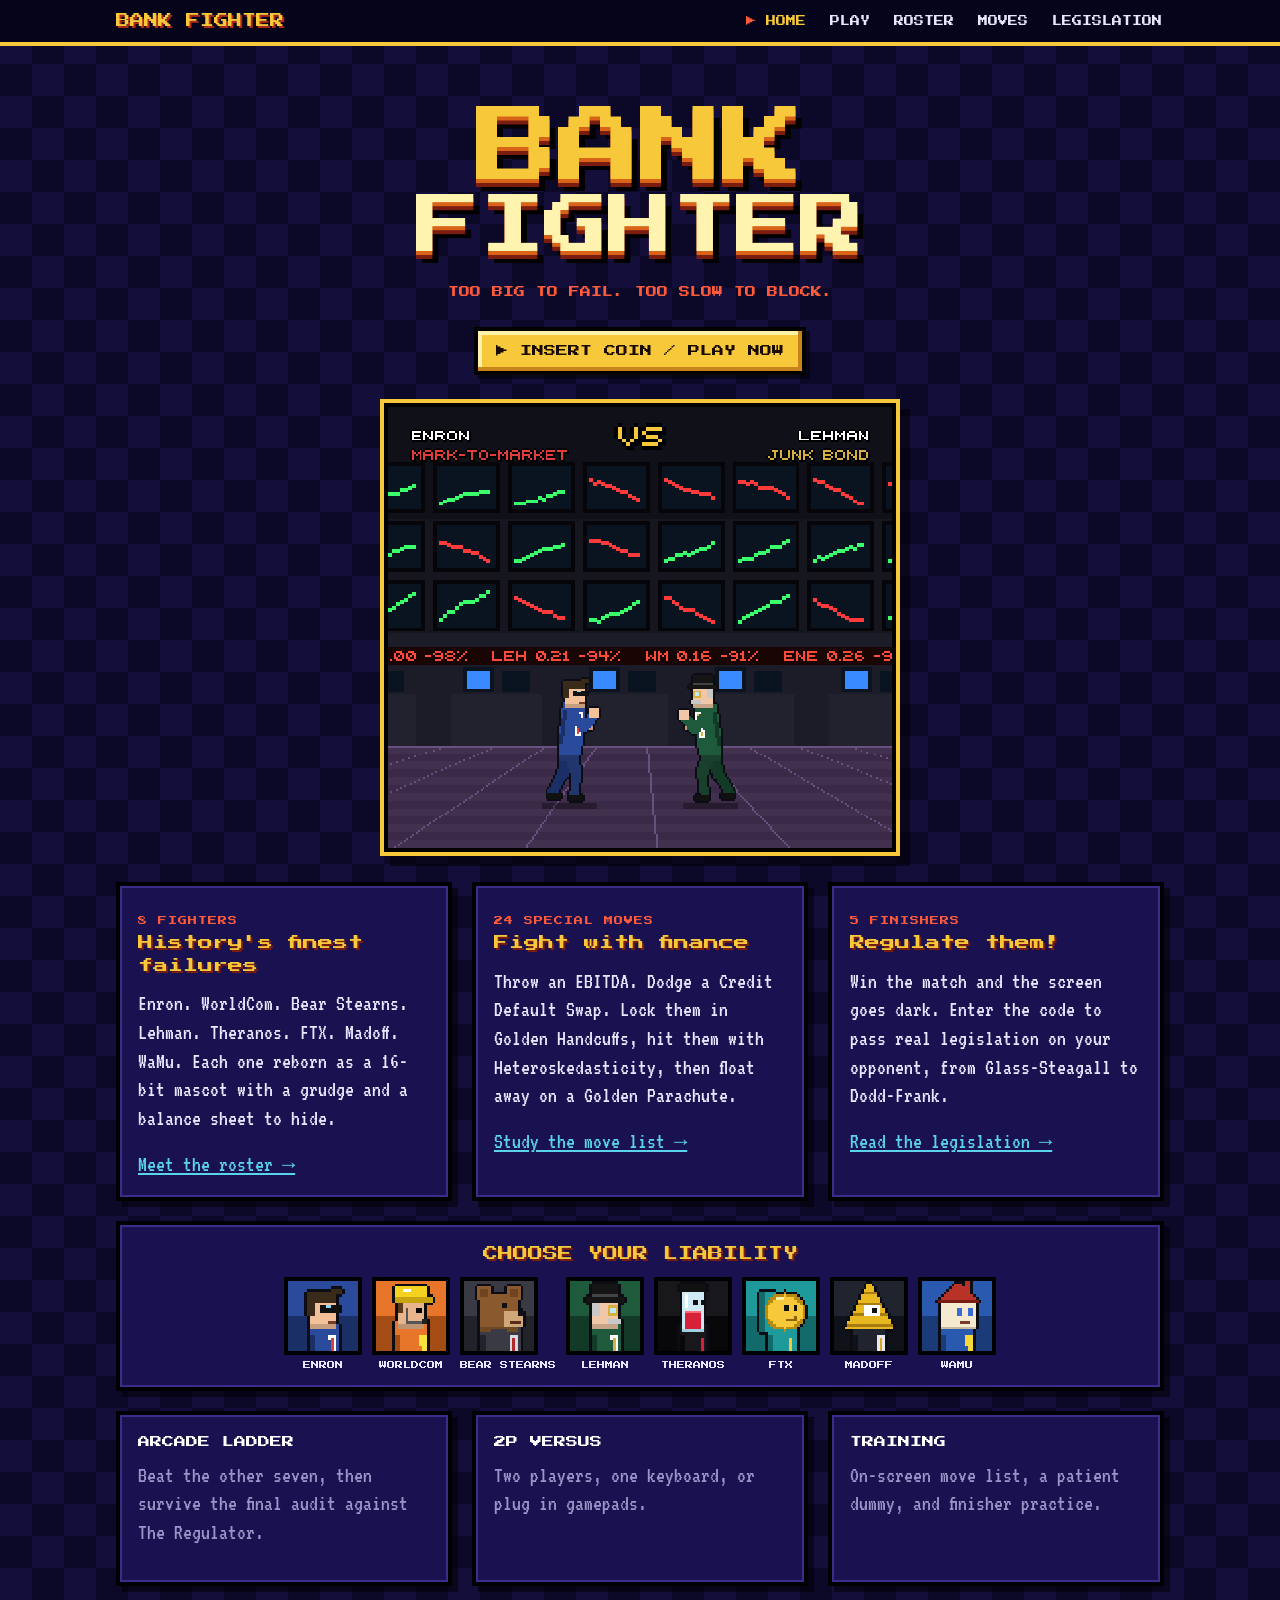
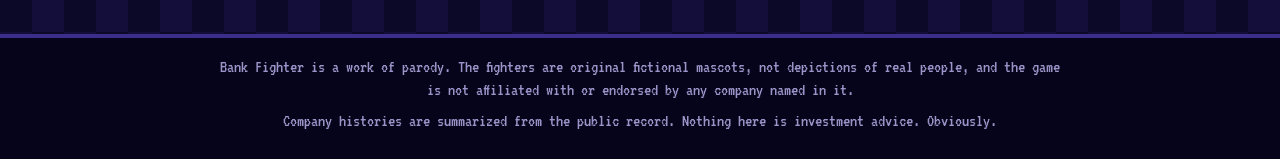
<file: index.html>
<!doctype html>
<html lang="en">
<head>
<meta charset="utf-8">
<meta name="viewport" content="width=device-width, initial-scale=1">
<title>Bank Fighter — the 16-bit fighting game of failed finance</title>
<meta name="description" content="A SNES-style 2D fighter where bankrupt and scandal-hit companies trade financial-term special moves and finish each other with legislation.">
<link rel="preconnect" href="https://fonts.googleapis.com">
<link rel="preconnect" href="https://fonts.gstatic.com" crossorigin>
<link href="https://fonts.googleapis.com/css2?family=Press+Start+2P&family=VT323&display=swap" rel="stylesheet">
<link rel="stylesheet" href="css/site.css">
</head>
<body data-page="home">
<main>
  <section class="hero">
    <h1 class="logo">BANK<span>FIGHTER</span></h1>
    <p class="sub">TOO BIG TO FAIL. TOO SLOW TO BLOCK.</p>
    <p><a class="btn" href="play.html">▶ INSERT COIN / PLAY NOW</a></p>
    <canvas id="hero" width="256" height="224"></canvas>
  </section>
  <section class="grid g3">
    <div class="panel"><span class="tag">8 FIGHTERS</span><h2>History's finest failures</h2><p>Enron. WorldCom. Bear Stearns. Lehman. Theranos. FTX. Madoff. WaMu. Each one reborn as a 16-bit mascot with a grudge and a balance sheet to hide.</p><a href="roster.html">Meet the roster →</a></div>
    <div class="panel"><span class="tag">24 SPECIAL MOVES</span><h2>Fight with finance</h2><p>Throw an EBITDA. Dodge a Credit Default Swap. Lock them in Golden Handcuffs, hit them with Heteroskedasticity, then float away on a Golden Parachute.</p><a href="moves.html">Study the move list →</a></div>
    <div class="panel"><span class="tag">5 FINISHERS</span><h2>Regulate them!</h2><p>Win the match and the screen goes dark. Enter the code to pass real legislation on your opponent, from Glass-Steagall to Dodd-Frank.</p><a href="legislation.html">Read the legislation →</a></div>
  </section>
  <section class="panel" style="margin-top:20px;text-align:center">
    <h2>CHOOSE YOUR LIABILITY</h2>
    <div class="strip" id="strip"></div>
  </section>
  <section class="grid g3" style="margin-top:20px">
    <div class="panel"><h3>ARCADE LADDER</h3><p class="dim">Beat the other seven, then survive the final audit against The Regulator.</p></div>
    <div class="panel"><h3>2P VERSUS</h3><p class="dim">Two players, one keyboard, or plug in gamepads.</p></div>
    <div class="panel"><h3>TRAINING</h3><p class="dim">On-screen move list, a patient dummy, and finisher practice.</p></div>
  </section>
</main>
<script src="js/data.js"></script>
<script src="js/gfx.js"></script>
<script src="js/stages.js"></script>
<script src="js/site.js"></script>
</body>
</html>
</file>
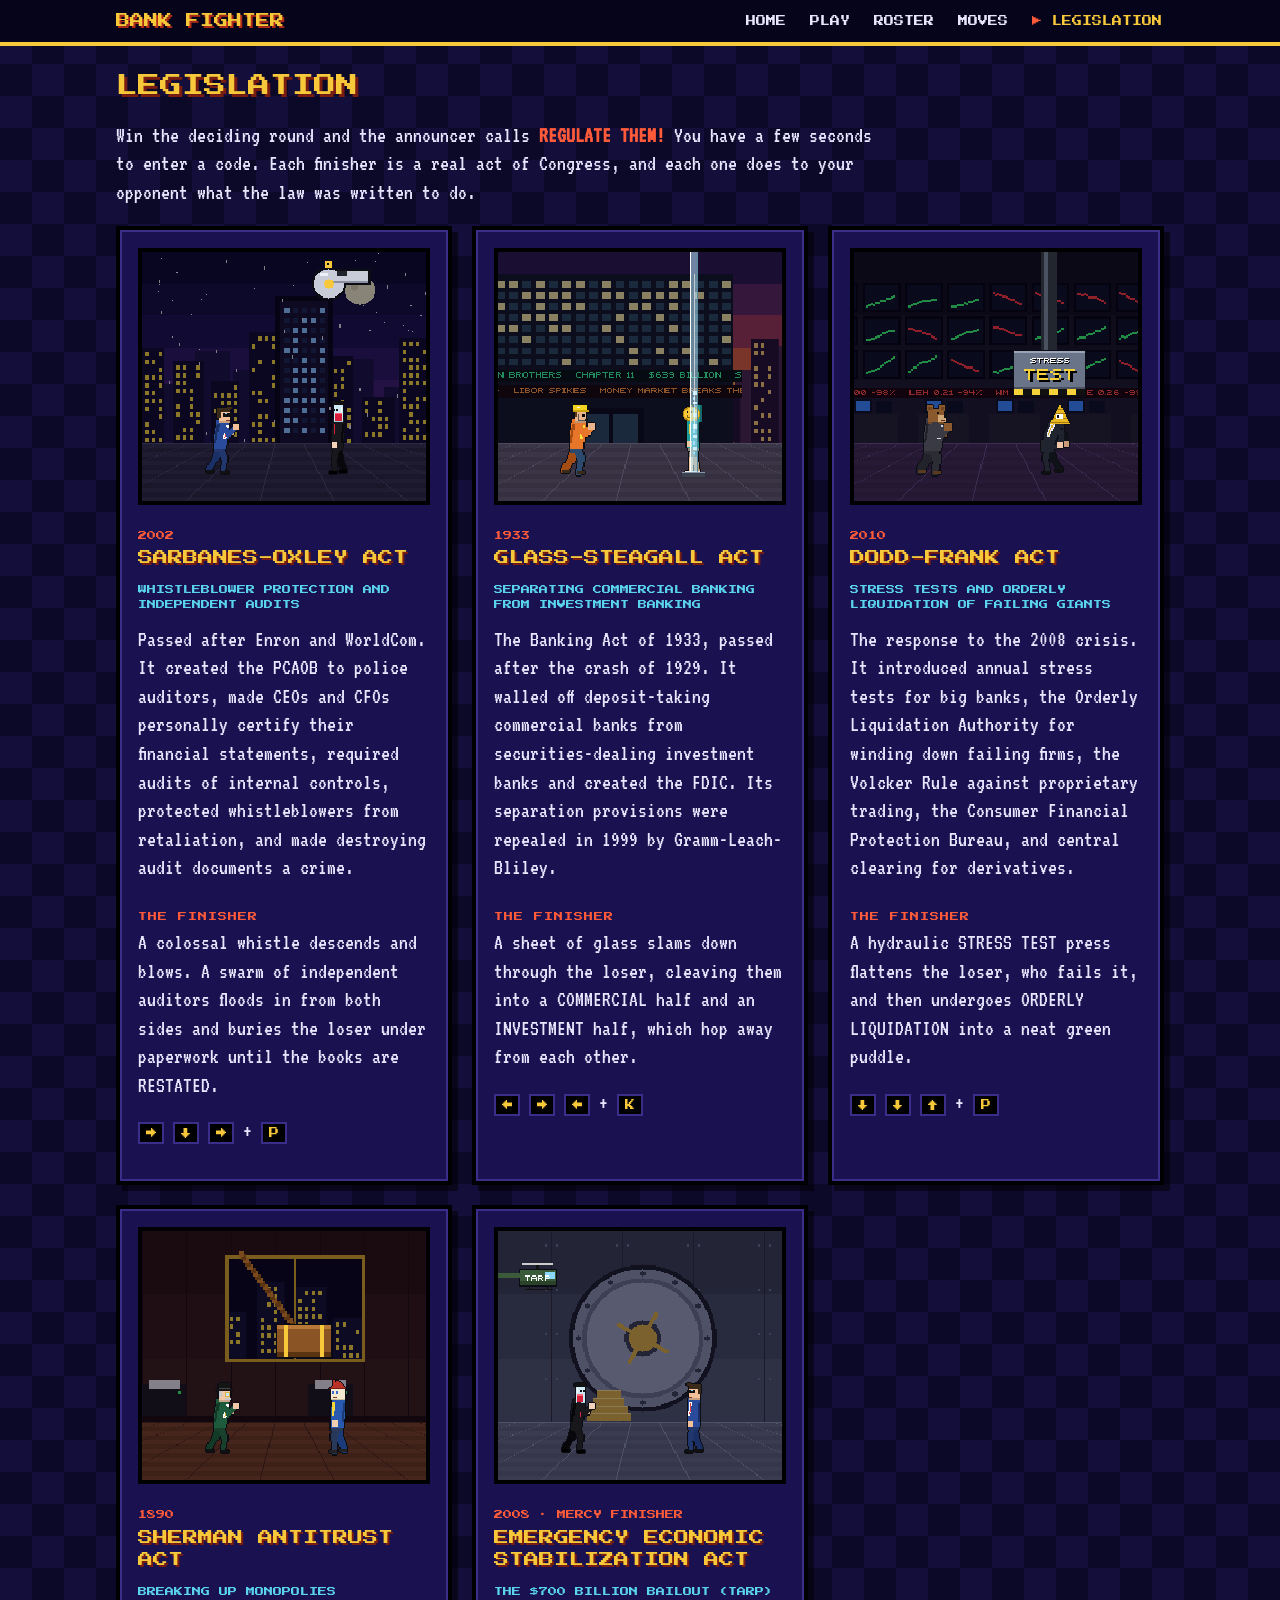
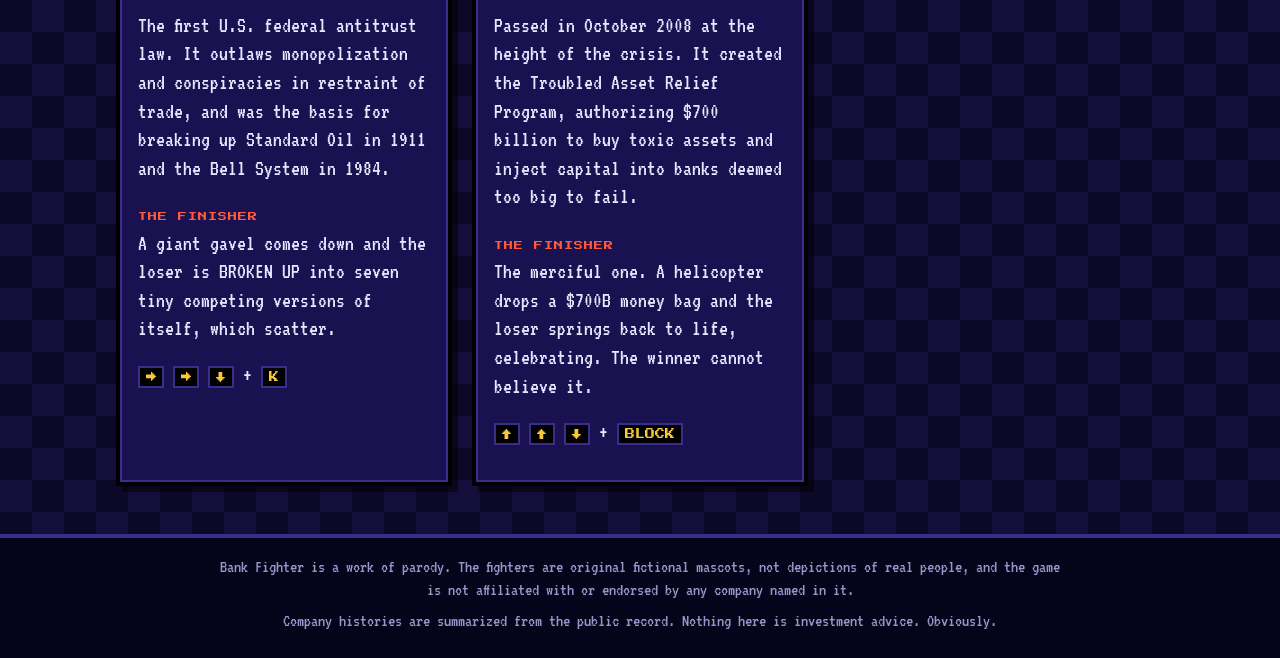
<file: legislation.html>
<!doctype html>
<html lang="en">
<head>
<meta charset="utf-8">
<meta name="viewport" content="width=device-width, initial-scale=1">
<title>Legislation — Bank Fighter</title>
<meta name="description" content="The finishing moves of Bank Fighter are real financial legislation.">
<link rel="preconnect" href="https://fonts.googleapis.com">
<link rel="preconnect" href="https://fonts.gstatic.com" crossorigin>
<link href="https://fonts.googleapis.com/css2?family=Press+Start+2P&family=VT323&display=swap" rel="stylesheet">
<link rel="stylesheet" href="css/site.css">
</head>
<body data-page="legislation">
<main>
  <h1>LEGISLATION</h1>
  <p style="max-width:760px">Win the deciding round and the announcer calls <strong style="color:var(--red)">REGULATE THEM!</strong> You have a few seconds to enter a code. Each finisher is a real act of Congress, and each one does to your opponent what the law was written to do.</p>
  <div class="grid g2" id="laws" style="margin-top:20px"></div>
</main>
<script src="js/data.js"></script>
<script src="js/gfx.js"></script>
<script src="js/stages.js"></script>
<script src="js/fatalities.js"></script>
<script src="js/game.js"></script>
<script src="js/site.js"></script>
</body>
</html>
</file>
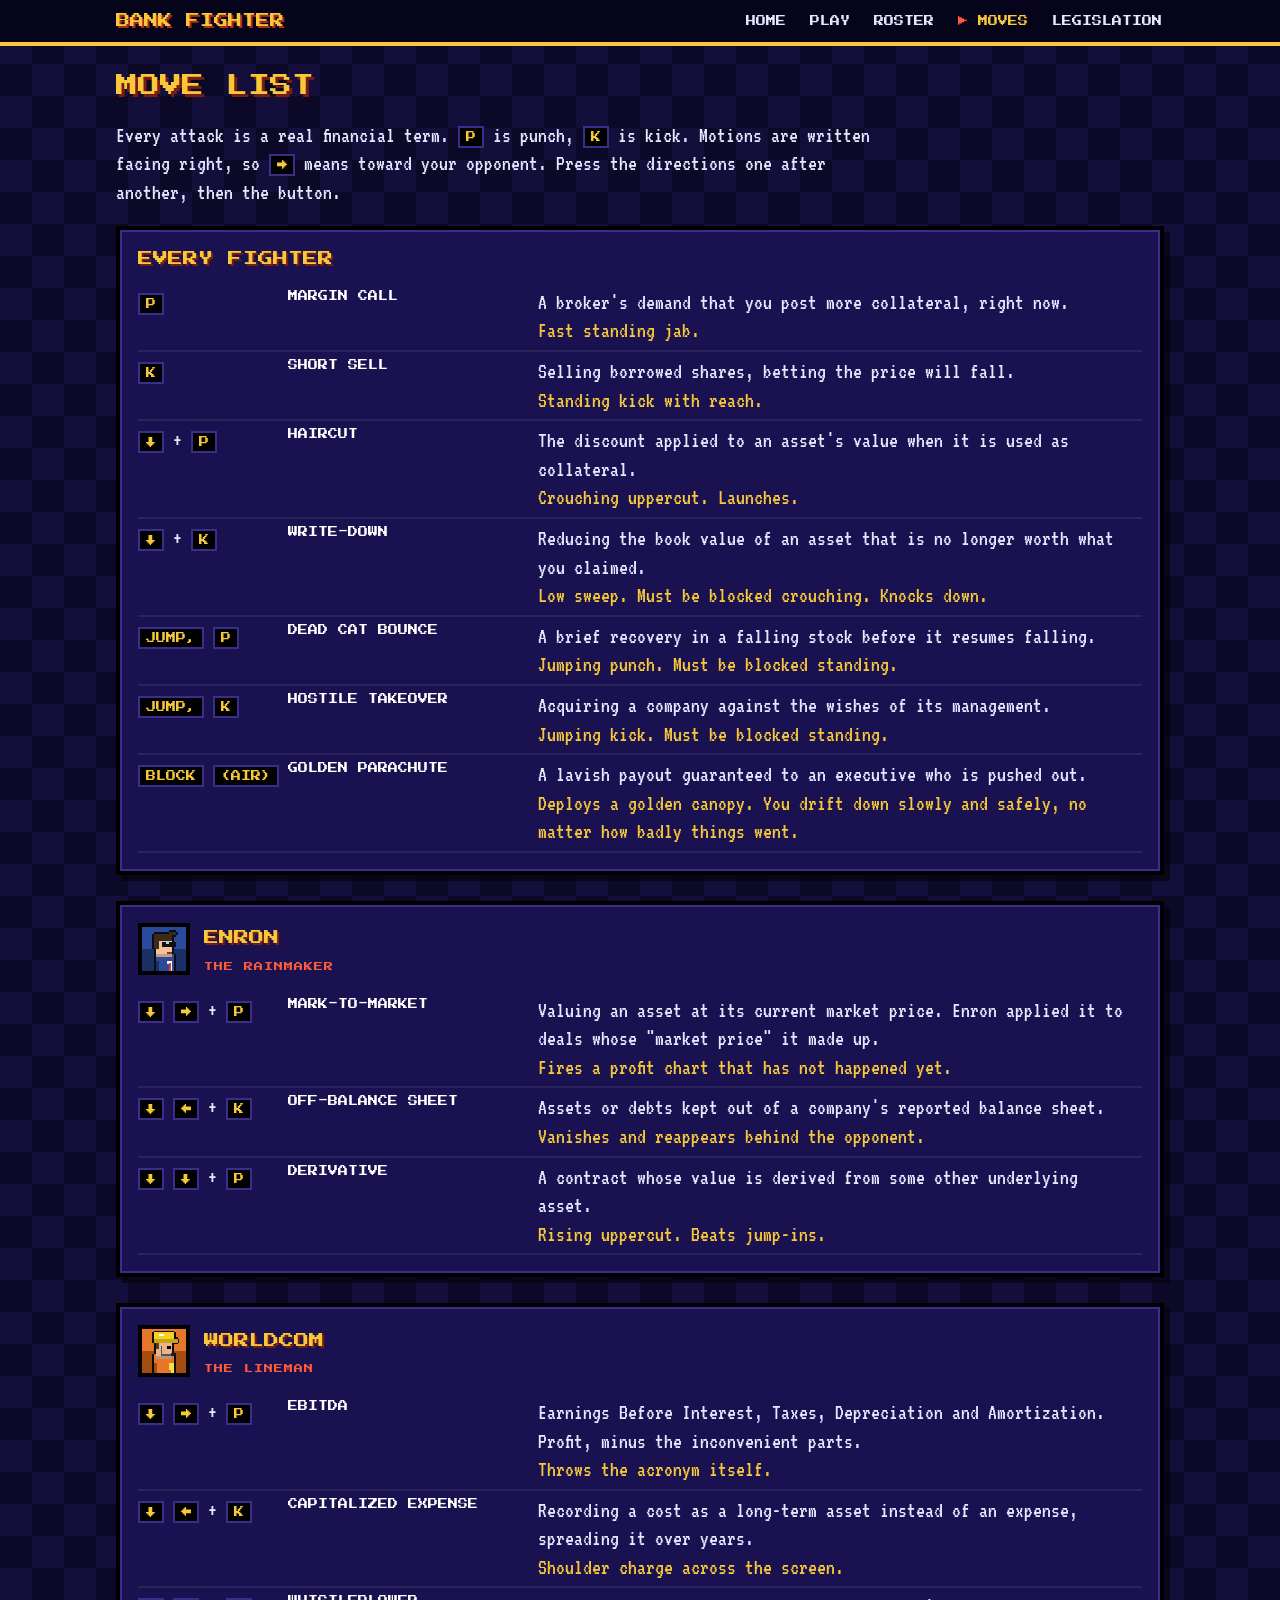
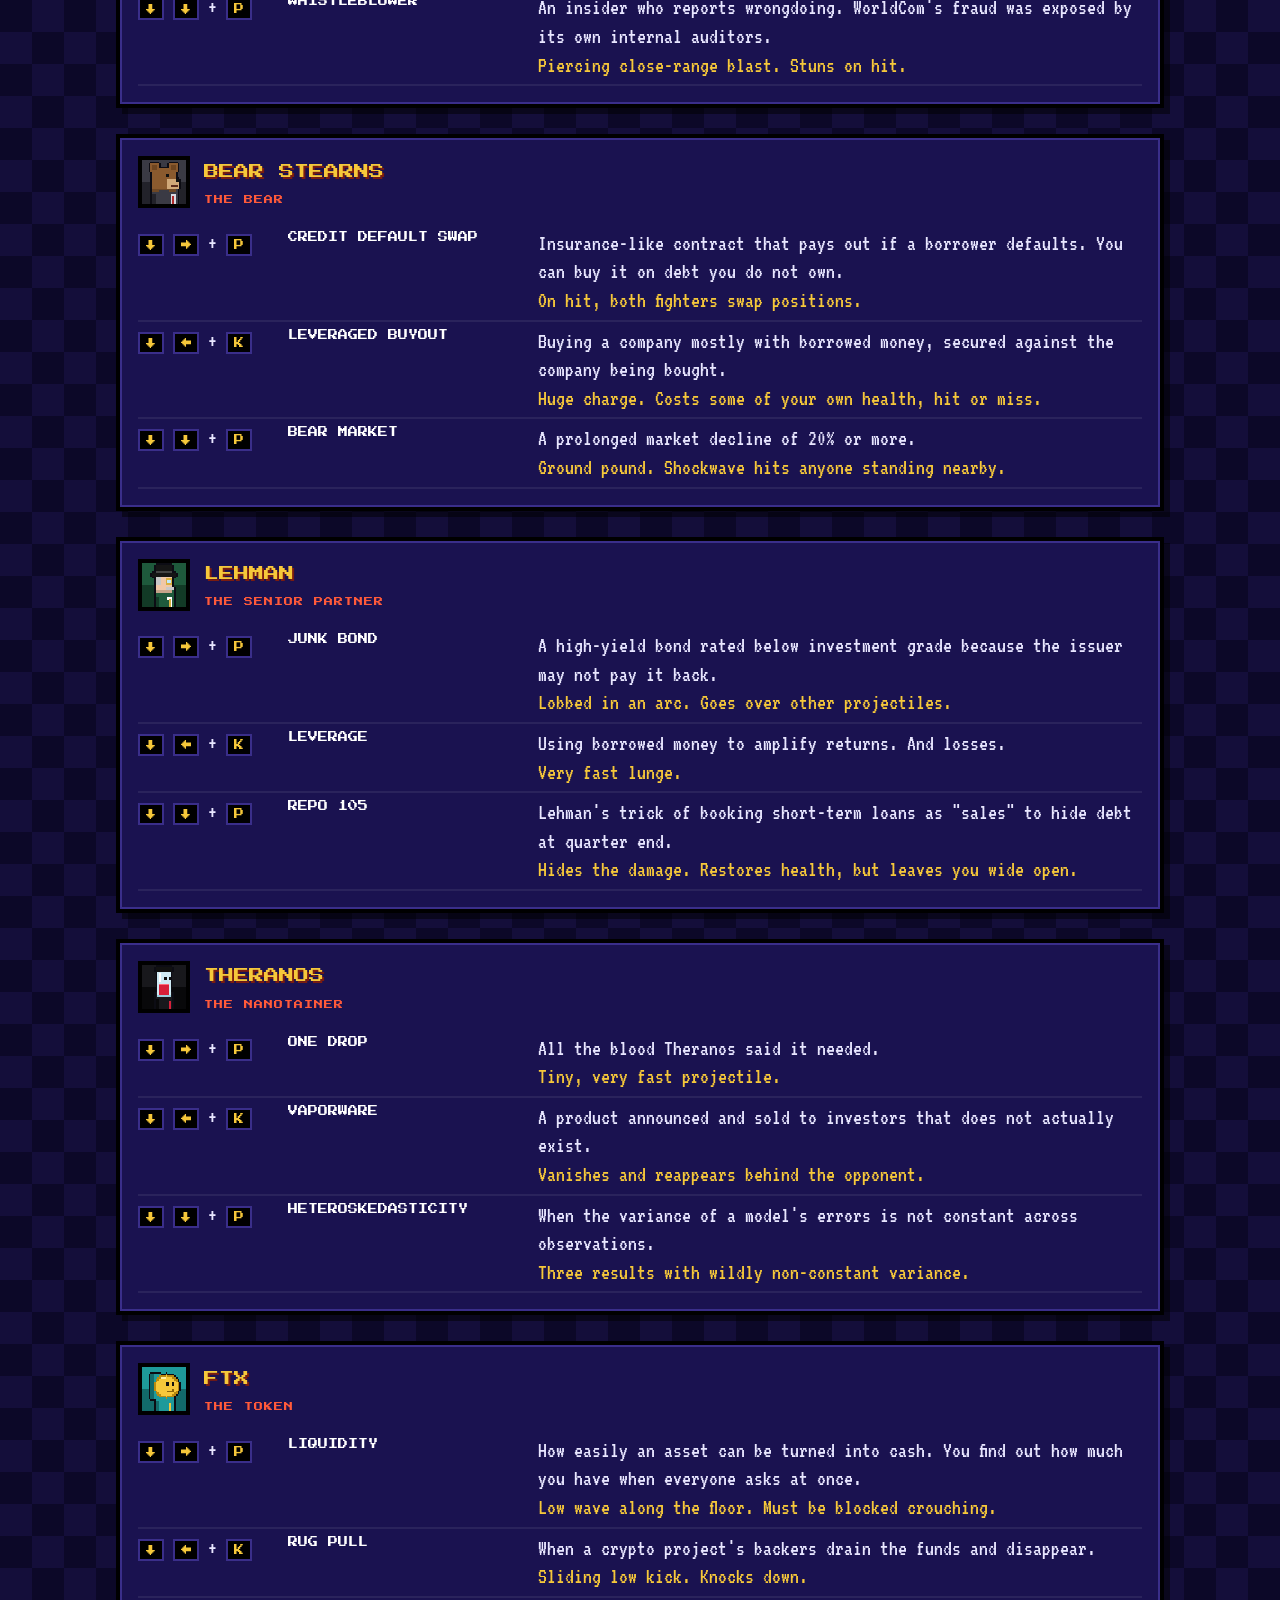
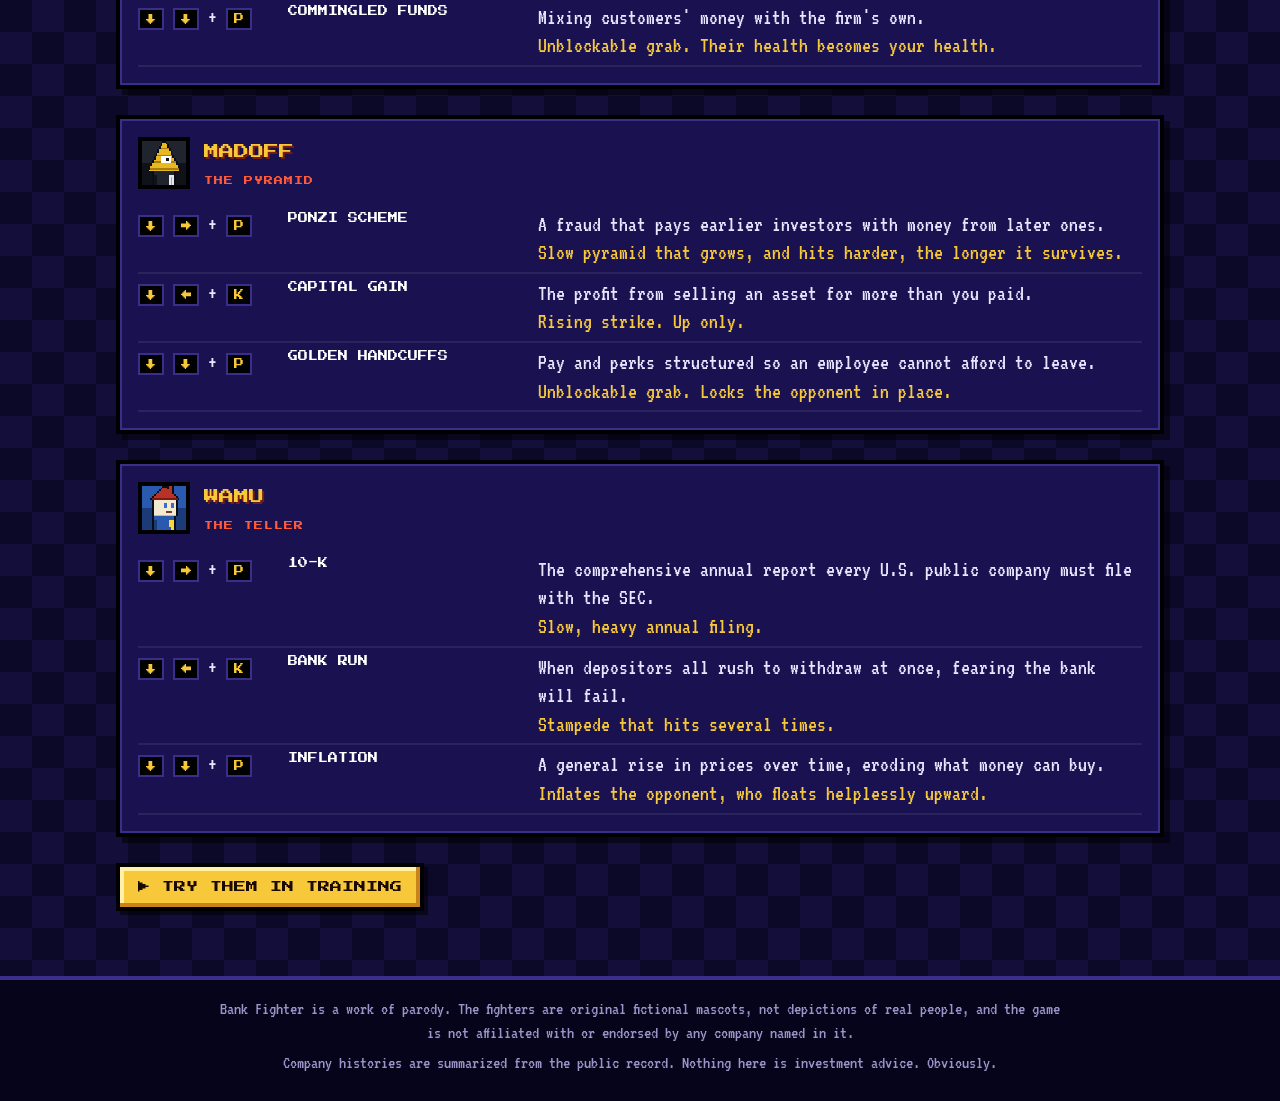
<file: moves.html>
<!doctype html>
<html lang="en">
<head>
<meta charset="utf-8">
<meta name="viewport" content="width=device-width, initial-scale=1">
<title>Moves — Bank Fighter</title>
<meta name="description" content="Every move in Bank Fighter, with the financial term it is named after.">
<link rel="preconnect" href="https://fonts.googleapis.com">
<link rel="preconnect" href="https://fonts.gstatic.com" crossorigin>
<link href="https://fonts.googleapis.com/css2?family=Press+Start+2P&family=VT323&display=swap" rel="stylesheet">
<link rel="stylesheet" href="css/site.css">
</head>
<body data-page="moves">
<main>
  <h1>MOVE LIST</h1>
  <p style="max-width:760px">Every attack is a real financial term. <kbd>P</kbd> is punch, <kbd>K</kbd> is kick. Motions are written facing right, so <kbd>→</kbd> means toward your opponent. Press the directions one after another, then the button.</p>
  <section class="panel mv" style="margin-top:20px"><h2>EVERY FIGHTER</h2><div id="normals"></div></section>
  <div id="specials"></div>
  <p><a class="btn" href="play.html">▶ TRY THEM IN TRAINING</a></p>
</main>
<script src="js/data.js"></script>
<script src="js/gfx.js"></script>
<script src="js/site.js"></script>
</body>
</html>
</file>
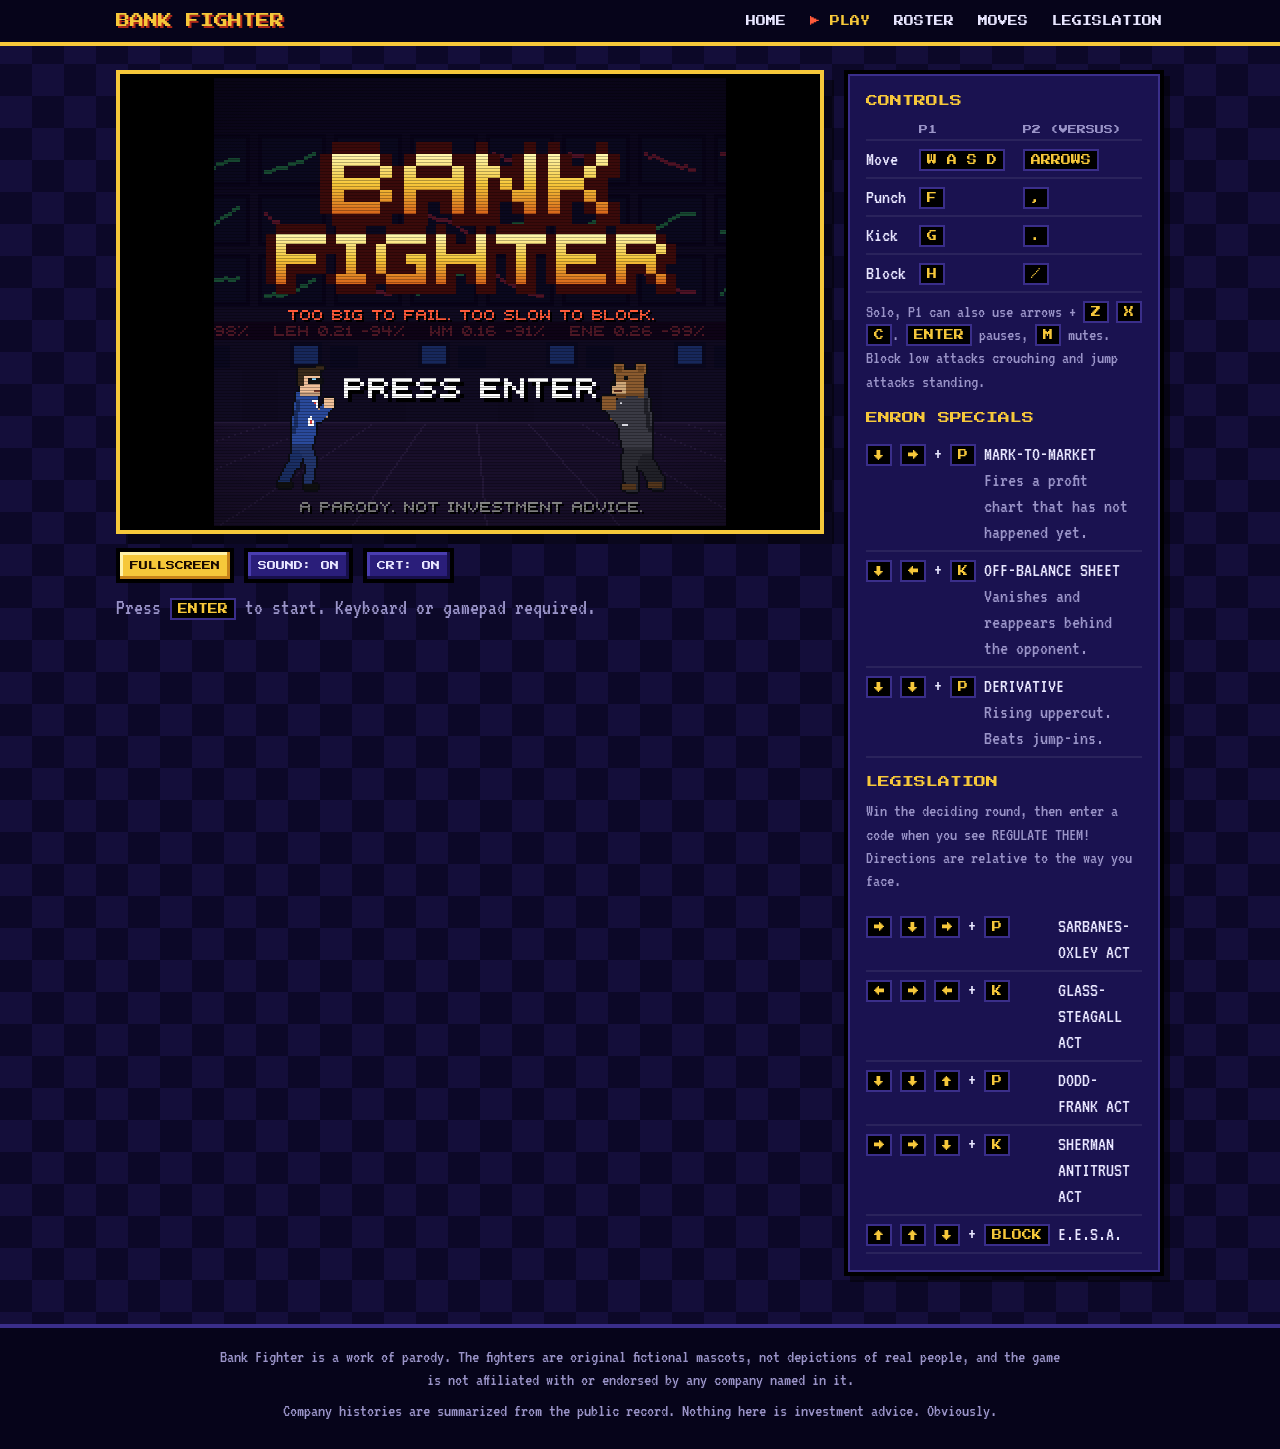
<file: play.html>
<!doctype html>
<html lang="en">
<head>
<meta charset="utf-8">
<meta name="viewport" content="width=device-width, initial-scale=1">
<title>Play — Bank Fighter</title>
<meta name="description" content="Play Bank Fighter in your browser.">
<link rel="preconnect" href="https://fonts.googleapis.com">
<link rel="preconnect" href="https://fonts.gstatic.com" crossorigin>
<link href="https://fonts.googleapis.com/css2?family=Press+Start+2P&family=VT323&display=swap" rel="stylesheet">
<link rel="stylesheet" href="css/site.css">
</head>
<body data-page="play">
<main>
  <div class="play">
    <div>
      <div class="screen crt" id="screen"><canvas id="game" width="256" height="224"></canvas></div>
      <div class="bar">
        <button class="btn sm" id="fs">FULLSCREEN</button>
        <button class="btn sm alt" id="mute">SOUND: ON</button>
        <button class="btn sm alt" id="crt">CRT: ON</button>
        <span class="dim" style="align-self:center">Press <kbd>ENTER</kbd> to start. Keyboard or gamepad required.</span>
      </div>
    </div>
    <aside class="panel side">
      <h3>CONTROLS</h3>
      <table>
        <tr><th></th><th>P1</th><th>P2 (VERSUS)</th></tr>
        <tr><td>Move</td><td><kbd>W A S D</kbd></td><td><kbd>ARROWS</kbd></td></tr>
        <tr><td>Punch</td><td><kbd>F</kbd></td><td><kbd>,</kbd></td></tr>
        <tr><td>Kick</td><td><kbd>G</kbd></td><td><kbd>.</kbd></td></tr>
        <tr><td>Block</td><td><kbd>H</kbd></td><td><kbd>/</kbd></td></tr>
      </table>
      <p class="dim" style="font-size:18px;margin-top:8px">Solo, P1 can also use arrows + <kbd>Z</kbd> <kbd>X</kbd> <kbd>C</kbd>. <kbd>ENTER</kbd> pauses, <kbd>M</kbd> mutes. Block low attacks crouching and jump attacks standing.</p>
      <h3 id="mvname">SPECIALS</h3>
      <table id="mvlist"></table>
      <h3>LEGISLATION</h3>
      <p class="dim" style="font-size:18px">Win the deciding round, then enter a code when you see REGULATE THEM! Directions are relative to the way you face.</p>
      <table id="fatlist"></table>
    </aside>
  </div>
</main>
<script src="js/data.js"></script>
<script src="js/gfx.js"></script>
<script src="js/stages.js"></script>
<script src="js/audio.js"></script>
<script src="js/fatalities.js"></script>
<script src="js/game.js"></script>
<script src="js/site.js"></script>
<script>
BF.boot(document.getElementById('game'));
(function () {
  var scr = document.getElementById('screen'), mute = document.getElementById('mute'), crt = document.getElementById('crt');
  var lab = function () { mute.textContent = 'SOUND: ' + (BF.audio.muted ? 'OFF' : 'ON'); };
  lab();
  document.getElementById('fs').onclick = function () { if (document.fullscreenElement) document.exitFullscreen(); else if (scr.requestFullscreen) scr.requestFullscreen(); this.blur(); };
  mute.onclick = function () { BF.audio.init(); BF.audio.toggleMute(); lab(); this.blur(); };
  addEventListener('keydown', function (e) { if (e.code === 'KeyM') setTimeout(lab, 0); });
  crt.onclick = function () { var on = scr.classList.toggle('crt'); crt.textContent = 'CRT: ' + (on ? 'ON' : 'OFF'); this.blur(); };
})();
</script>
</body>
</html>
</file>
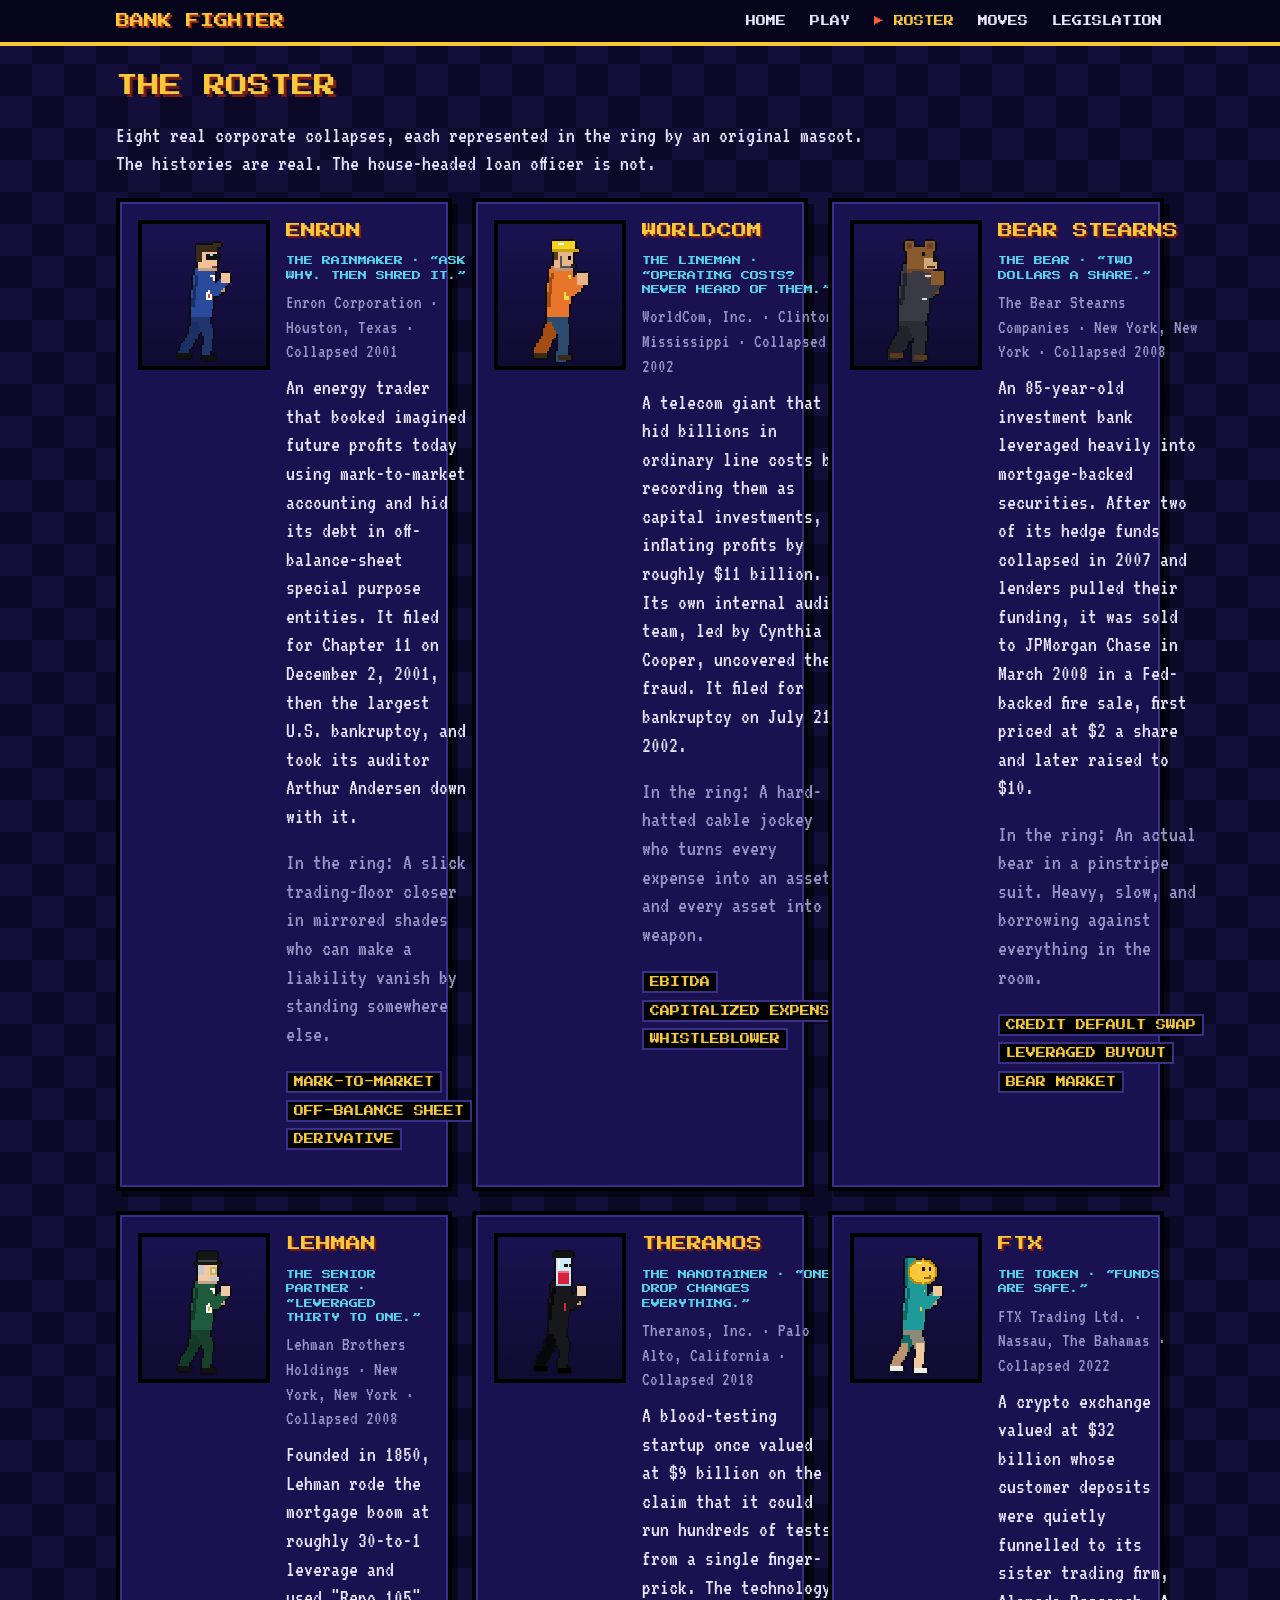
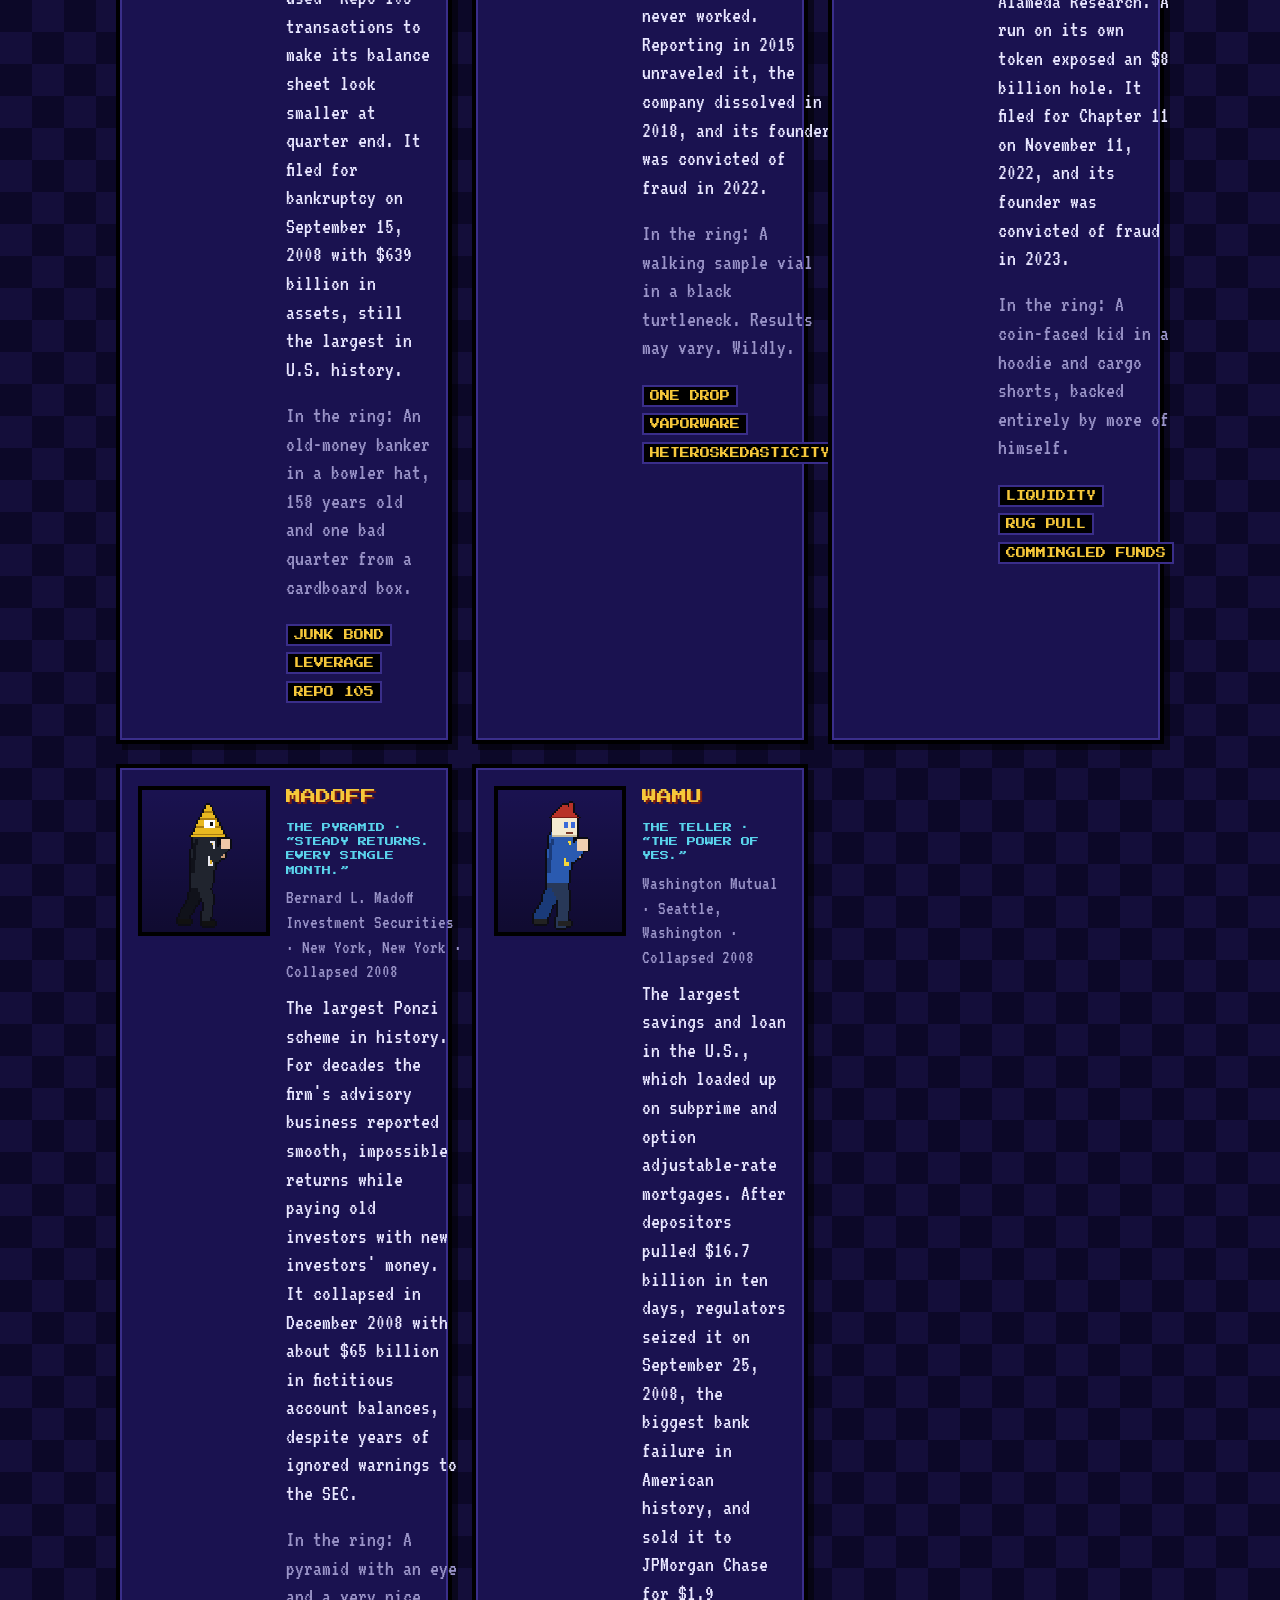
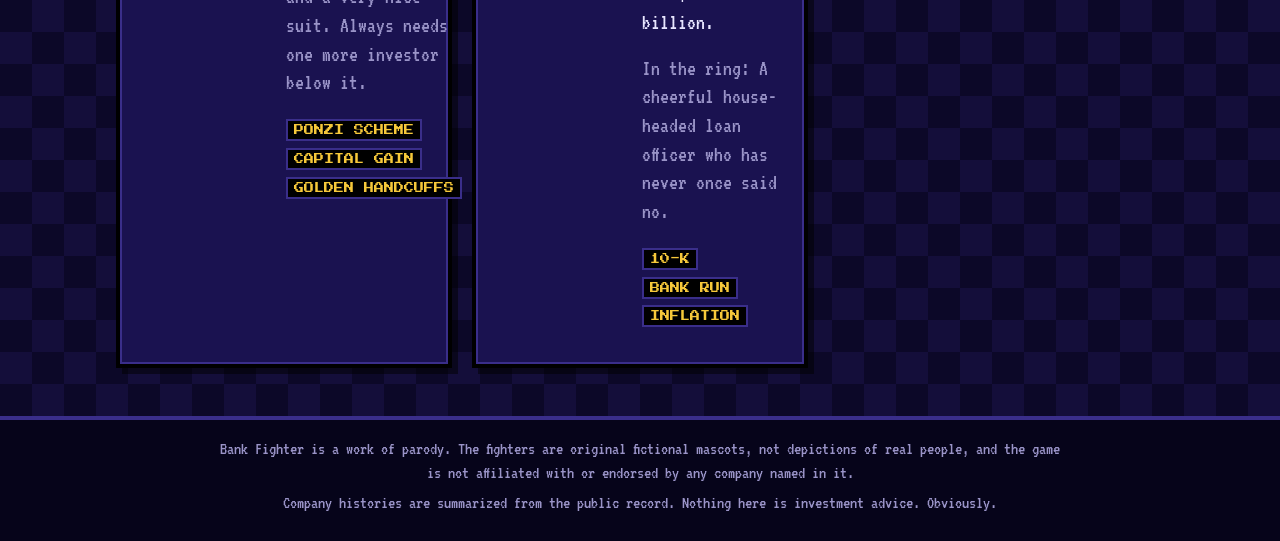
<file: roster.html>
<!doctype html>
<html lang="en">
<head>
<meta charset="utf-8">
<meta name="viewport" content="width=device-width, initial-scale=1">
<title>Roster — Bank Fighter</title>
<meta name="description" content="The eight fighters of Bank Fighter and the real corporate collapses behind them.">
<link rel="preconnect" href="https://fonts.googleapis.com">
<link rel="preconnect" href="https://fonts.gstatic.com" crossorigin>
<link href="https://fonts.googleapis.com/css2?family=Press+Start+2P&family=VT323&display=swap" rel="stylesheet">
<link rel="stylesheet" href="css/site.css">
</head>
<body data-page="roster">
<main>
  <h1>THE ROSTER</h1>
  <p style="max-width:760px">Eight real corporate collapses, each represented in the ring by an original mascot. The histories are real. The house-headed loan officer is not.</p>
  <div class="grid g2" id="roster" style="margin-top:20px"></div>
</main>
<script src="js/data.js"></script>
<script src="js/gfx.js"></script>
<script src="js/site.js"></script>
</body>
</html>
</file>
<file: css/site.css>
:root {
  --bg: #0c0828; --bg2: #140e3a; --panel: #1a1250; --line: #3a2e8a; --gold: #f6c83a; --red: #ff5a3a; --cyan: #5ad4ec; --ink: #e8e6ff; --dim: #9a94c8;
  --px: 'Press Start 2P', 'Courier New', monospace; --body: 'VT323', 'Courier New', monospace;
}
* { box-sizing: border-box; }
html { background: var(--bg); }
body {
  margin: 0; color: var(--ink); font: 22px/1.3 var(--body);
  background: var(--bg) repeating-conic-gradient(var(--bg2) 0% 25%, transparent 0% 50%) 0 0 / 64px 64px;
  min-height: 100vh; display: flex; flex-direction: column;
}
a { color: var(--cyan); }
h1, h2, h3 { font-family: var(--px); font-weight: 400; line-height: 1.5; margin: 0 0 .8em; }
h1 { font-size: 22px; color: var(--gold); text-shadow: 3px 3px 0 #7a1c10; }
h2 { font-size: 15px; color: var(--gold); text-shadow: 2px 2px 0 #7a1c10; }
h3 { font-size: 12px; color: #fff; }
p { margin: 0 0 .8em; }
canvas, img { image-rendering: pixelated; image-rendering: crisp-edges; }
main { width: 100%; max-width: 1080px; margin: 0 auto; padding: 24px 16px 48px; flex: 1; }

.nav { background: #06041a; border-bottom: 4px solid var(--gold); position: sticky; top: 0; z-index: 10; }
.nav-in { max-width: 1080px; margin: 0 auto; padding: 10px 16px; display: flex; align-items: center; gap: 8px 20px; flex-wrap: wrap; }
.brand { font: 14px var(--px); color: var(--gold); text-decoration: none; text-shadow: 2px 2px 0 #b02a1a; margin-right: auto; }
.nav a.l { font: 10px var(--px); color: var(--ink); text-decoration: none; padding: 6px 2px; }
.nav a.l:hover, .nav a.l.on { color: var(--gold); }
.nav a.l.on::before { content: '▶ '; color: var(--red); }

.panel { background: var(--panel); border: 4px solid #000; box-shadow: inset 0 0 0 2px var(--line), 6px 6px 0 rgba(0, 0, 0, .5); padding: 18px; }
.btn {
  display: inline-block; font: 12px var(--px); color: #1a0a00; background: var(--gold); border: 4px solid #000; padding: 14px 18px; text-decoration: none; cursor: pointer;
  box-shadow: inset -4px -4px 0 #c8841a, inset 4px 4px 0 #fff2a8, 4px 4px 0 rgba(0, 0, 0, .5);
}
.btn:hover { background: #ffe07a; } .btn:active { transform: translate(2px, 2px); box-shadow: inset -4px -4px 0 #c8841a, inset 4px 4px 0 #fff2a8; }
.btn.sm { font-size: 9px; padding: 9px 10px; box-shadow: inset -3px -3px 0 #c8841a, inset 3px 3px 0 #fff2a8; }
.btn.alt { background: #2a1e7a; color: var(--ink); box-shadow: inset -4px -4px 0 #170f4a, inset 4px 4px 0 #4a3eb0, 4px 4px 0 rgba(0, 0, 0, .5); }
.btn.sm.alt { box-shadow: inset -3px -3px 0 #170f4a, inset 3px 3px 0 #4a3eb0; }
.grid { display: grid; gap: 20px; }
.g3 { grid-template-columns: repeat(auto-fit, minmax(250px, 1fr)); }
.g2 { grid-template-columns: repeat(auto-fit, minmax(330px, 1fr)); }
.tag { font: 9px var(--px); color: var(--red); letter-spacing: 1px; }
.dim { color: var(--dim); }
kbd { font: 10px var(--px); background: #000; color: var(--gold); border: 2px solid var(--line); padding: 4px 6px; white-space: nowrap; display: inline-block; }

/* home */
.hero { text-align: center; padding: 34px 12px 30px; }
.logo { font: 400 clamp(30px, 9vw, 84px)/1.05 var(--px); margin: 0 0 22px; color: var(--gold); letter-spacing: -2px;
  text-shadow: 0 4px 0 #d8641a, 0 8px 0 #7a1c10, 6px 12px 0 #000; }
.logo span { display: block; font-size: .78em; color: #fff3b0; }
.hero .sub { font: 11px/1.8 var(--px); color: var(--red); margin-bottom: 24px; }
.hero canvas { width: min(100%, 512px); border: 4px solid #000; box-shadow: 0 0 0 4px var(--gold), 10px 10px 0 4px rgba(0, 0, 0, .5); display: block; margin: 28px auto 0; }
.strip { display: flex; flex-wrap: wrap; gap: 10px; justify-content: center; }
.strip a { text-decoration: none; text-align: center; font: 8px var(--px); color: var(--ink); }
.strip canvas { width: 78px; height: 78px; display: block; border: 4px solid #000; margin-bottom: 6px; }
.strip a:hover canvas { border-color: var(--gold); }

/* play */
.play { display: grid; grid-template-columns: minmax(0, 1fr) 320px; gap: 20px; align-items: start; }
@media (max-width: 900px) { .play { grid-template-columns: 1fr; } }
.screen { background: #000; border: 4px solid #000; box-shadow: 0 0 0 4px var(--gold), 10px 10px 0 4px rgba(0, 0, 0, .5); display: flex; justify-content: center; align-items: center; position: relative; margin: 4px; }
.screen canvas { display: block; }
.screen.crt::after { content: ''; position: absolute; inset: 0; pointer-events: none;
  background: repeating-linear-gradient(to bottom, rgba(0, 0, 0, .28) 0 1px, transparent 1px 3px), radial-gradient(ellipse at center, transparent 60%, rgba(0, 0, 0, .35)); }
.bar { display: flex; gap: 10px; flex-wrap: wrap; margin-top: 18px; }
table { border-collapse: collapse; width: 100%; }
td, th { text-align: left; padding: 5px 8px 5px 0; vertical-align: top; border-bottom: 2px solid rgba(255, 255, 255, .07); }
th { font: 9px var(--px); color: var(--dim); }
.side h3 { margin-top: 1.2em; color: var(--gold); } .side h3:first-child { margin-top: 0; }
.side td { font-size: 20px; } .side td:first-child { white-space: nowrap; }

/* roster + moves + legislation */
.card { display: grid; grid-template-columns: 132px 1fr; gap: 16px; }
.card canvas.spr { width: 132px; height: 150px; background: linear-gradient(#0000, #0006); border: 4px solid #000; }
.card .who { font: 9px/1.6 var(--px); color: var(--cyan); margin-bottom: 8px; }
.facts { font-size: 19px; color: var(--dim); margin-bottom: 8px; }
.mv { margin-bottom: 26px; }
.mv .hd { display: flex; align-items: center; gap: 14px; margin-bottom: 8px; }
.mv .hd canvas { width: 52px; height: 52px; border: 4px solid #000; }
.mv td:first-child { width: 150px; } .mv td:nth-child(2) { width: 250px; font: 10px/1.7 var(--px); color: #fff; }
.mv .fx { color: var(--gold); }
.law canvas { width: 100%; border: 4px solid #000; display: block; margin-bottom: 14px; background: #000; }
.law .yr { font: 9px var(--px); color: var(--red); }
.law .pt { font: 9px/1.7 var(--px); color: var(--cyan); margin: 6px 0 12px; }
@media (max-width: 640px) { .mv td:first-child, .mv td:nth-child(2) { width: auto; } .card { grid-template-columns: 1fr; } }

footer { background: #06041a; border-top: 4px solid var(--line); padding: 18px 16px; text-align: center; font-size: 18px; color: var(--dim); }
footer p { max-width: 860px; margin: 0 auto .4em; }
</file>
